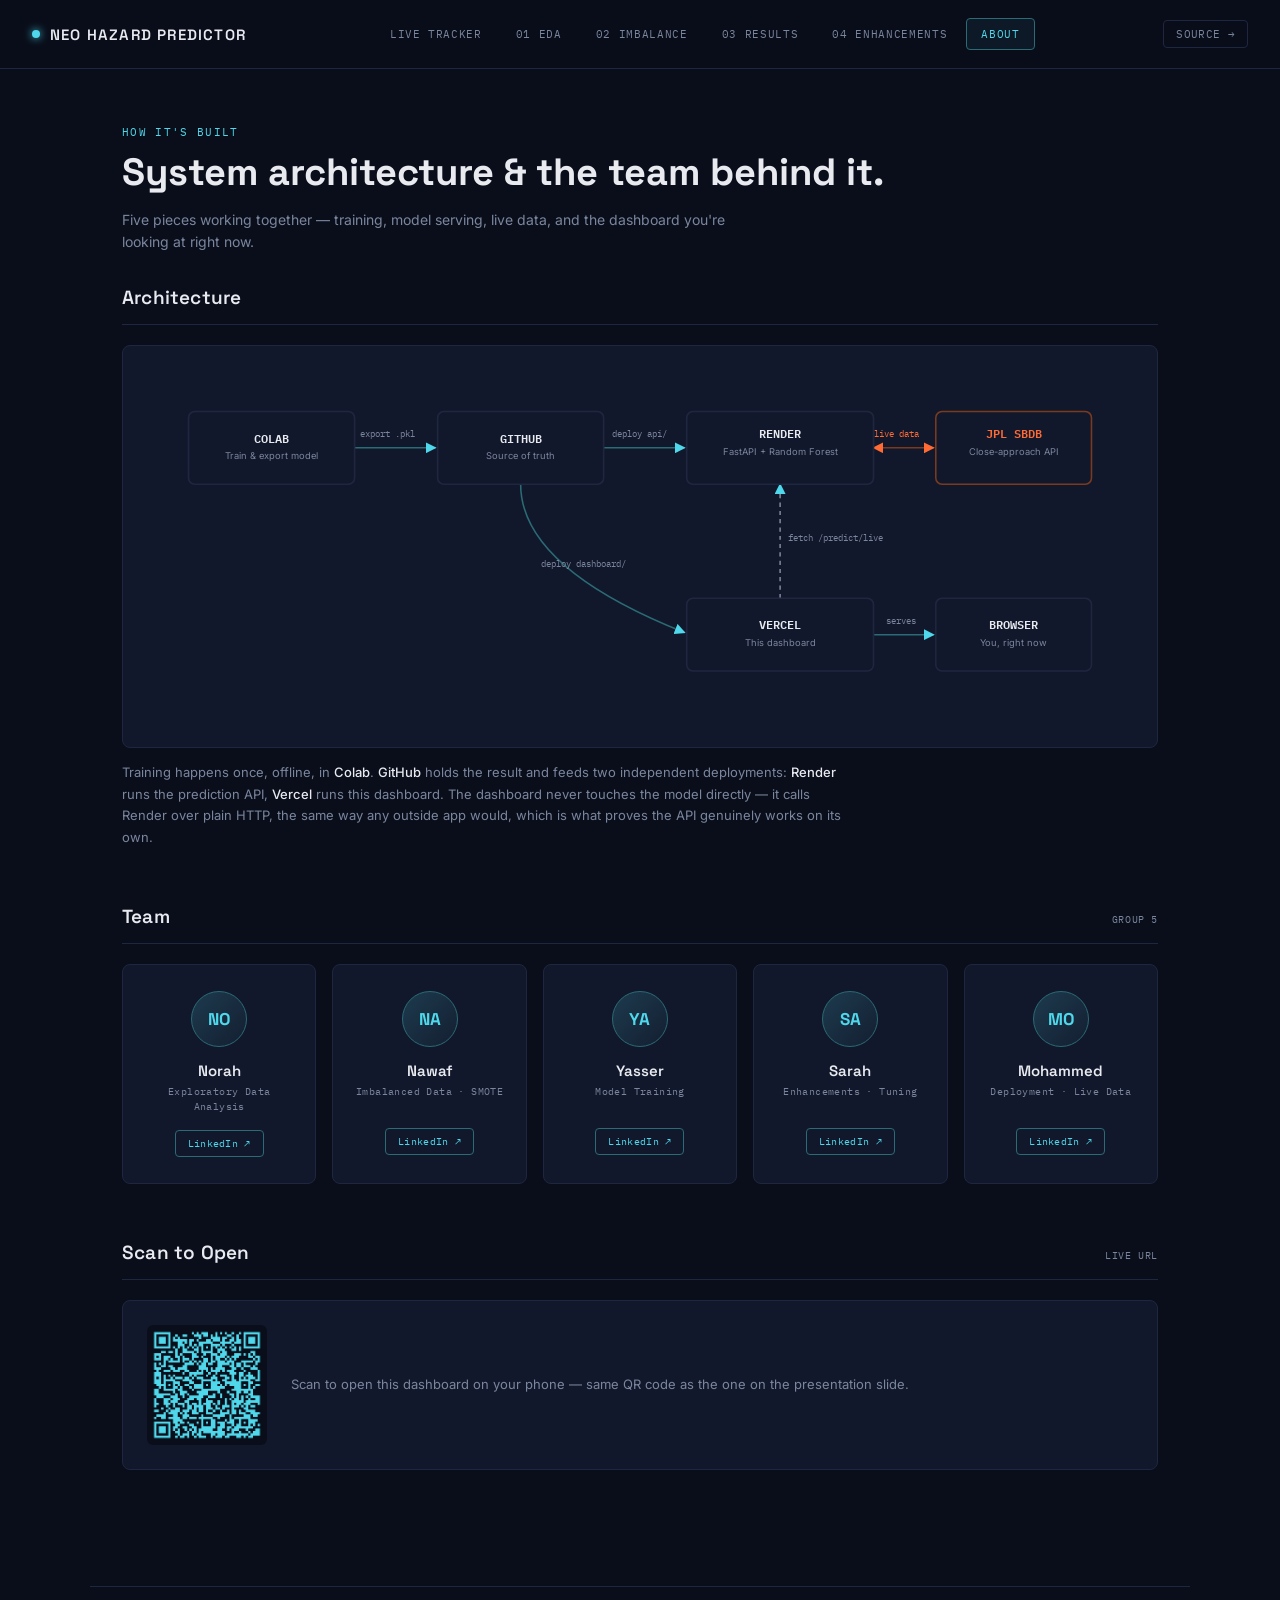
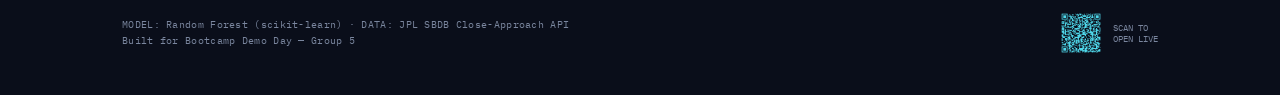
<file: dashboard/about.html>
<!DOCTYPE html>
<html lang="en">
<head>
<meta charset="UTF-8" />
<meta name="viewport" content="width=device-width, initial-scale=1.0" />
<title>About — NEO Hazard Predictor</title>
<meta name="description" content="System architecture and team behind the NEO Hazard Predictor." />

<link rel="preconnect" href="https://fonts.googleapis.com">
<link rel="preconnect" href="https://fonts.gstatic.com" crossorigin>
<link href="https://fonts.googleapis.com/css2?family=Space+Grotesk:wght@400;500;600;700&family=Inter:wght@400;500;600&family=IBM+Plex+Mono:wght@400;500;600&display=swap" rel="stylesheet">
<link rel="stylesheet" href="styles.css">
</head>
<body>

<header>
  <div class="wordmark">
    <span class="dot"></span>
    NEO HAZARD PREDICTOR
  </div>
  <nav class="tabs">
    <a href="index.html">LIVE TRACKER</a>
    <a href="eda.html">01 EDA</a>
    <a href="imbalance.html">02 IMBALANCE</a>
    <a href="results.html">03 RESULTS</a>
    <a href="enhancements.html">04 ENHANCEMENTS</a>
    <a href="about.html" class="active">ABOUT</a>
  </nav>
  <a class="repo-link" href="https://github.com/M-ALZUBAIDI/Machine-Learning-Competition_Group_5" target="_blank" rel="noopener">SOURCE →</a>
</header>

<div class="page-hero">
  <span class="eyebrow">HOW IT'S BUILT</span>
  <h1>System architecture &amp; the team behind it.</h1>
  <p class="page-sub">Five pieces working together — training, model serving, live data, and the dashboard you're looking at right now.</p>
</div>

<main>

  <section class="block">
    <div class="section-head">
      <h2>Architecture</h2>
    </div>
    <div class="panel" style="overflow-x:auto;">
      <svg viewBox="0 0 950 340" style="width:100%; min-width:680px; height:auto; display:block;" xmlns="http://www.w3.org/2000/svg">
        <defs>
          <marker id="arrow" viewBox="0 0 10 10" refX="9" refY="5" markerWidth="7" markerHeight="7" orient="auto-start-reverse">
            <path d="M0,0 L10,5 L0,10 z" fill="var(--cyan)" />
          </marker>
          <marker id="arrow-amber" viewBox="0 0 10 10" refX="9" refY="5" markerWidth="7" markerHeight="7" orient="auto-start-reverse">
            <path d="M0,0 L10,5 L0,10 z" fill="var(--amber)" />
          </marker>
        </defs>

        <!-- connections (drawn first, under boxes) -->
        <line x1="200" y1="75" x2="278" y2="75" stroke="var(--cyan-dim)" stroke-width="1.5" marker-end="url(#arrow)" />
        <text x="205" y="65" class="arch-label">export .pkl</text>

        <line x1="440" y1="75" x2="518" y2="75" stroke="var(--cyan-dim)" stroke-width="1.5" marker-end="url(#arrow)" />
        <text x="448" y="65" class="arch-label">deploy api/</text>

        <path d="M 360 110 Q 360 190 518 253" fill="none" stroke="var(--cyan-dim)" stroke-width="1.5" marker-end="url(#arrow)" />
        <text x="380" y="190" class="arch-label">deploy dashboard/</text>

        <line x1="700" y1="75" x2="758" y2="75" stroke="var(--amber-dim)" stroke-width="1.5" marker-end="url(#arrow-amber)" marker-start="url(#arrow-amber)" />
        <text x="700" y="65" class="arch-label amber">live data</text>

        <path d="M 610 220 Q 610 150 610 110" fill="none" stroke="var(--muted)" stroke-width="1.5" stroke-dasharray="4 4" marker-end="url(#arrow)" />
        <text x="618" y="165" class="arch-label">fetch /predict/live</text>

        <line x1="700" y1="255" x2="758" y2="255" stroke="var(--cyan-dim)" stroke-width="1.5" marker-end="url(#arrow)" />
        <text x="712" y="245" class="arch-label">serves</text>

        <!-- nodes -->
        <g>
          <rect x="40" y="40" width="160" height="70" rx="6" class="arch-box" />
          <text x="120" y="70" class="arch-title">COLAB</text>
          <text x="120" y="86" class="arch-sub">Train &amp; export model</text>
        </g>

        <g>
          <rect x="280" y="40" width="160" height="70" rx="6" class="arch-box" />
          <text x="360" y="70" class="arch-title">GITHUB</text>
          <text x="360" y="86" class="arch-sub">Source of truth</text>
        </g>

        <g>
          <rect x="520" y="40" width="180" height="70" rx="6" class="arch-box" />
          <text x="610" y="66" class="arch-title">RENDER</text>
          <text x="610" y="82" class="arch-sub">FastAPI + Random Forest</text>
        </g>

        <g>
          <rect x="760" y="40" width="150" height="70" rx="6" class="arch-box amber" />
          <text x="835" y="66" class="arch-title amber">JPL SBDB</text>
          <text x="835" y="82" class="arch-sub">Close-approach API</text>
        </g>

        <g>
          <rect x="520" y="220" width="180" height="70" rx="6" class="arch-box" />
          <text x="610" y="250" class="arch-title">VERCEL</text>
          <text x="610" y="266" class="arch-sub">This dashboard</text>
        </g>

        <g>
          <rect x="760" y="220" width="150" height="70" rx="6" class="arch-box" />
          <text x="835" y="250" class="arch-title">BROWSER</text>
          <text x="835" y="266" class="arch-sub">You, right now</text>
        </g>
      </svg>
    </div>
    <p class="note">Training happens once, offline, in <strong>Colab</strong>. <strong>GitHub</strong> holds the result and feeds two independent deployments: <strong>Render</strong> runs the prediction API, <strong>Vercel</strong> runs this dashboard. The dashboard never touches the model directly — it calls Render over plain HTTP, the same way any outside app would, which is what proves the API genuinely works on its own.</p>
  </section>

  <section class="block">
    <div class="section-head">
      <h2>Team</h2>
      <span class="tag">GROUP 5</span>
    </div>
    <div class="team-grid">
      <div class="team-card">
        <div class="team-avatar">NO</div>
        <div class="team-name">Norah</div>
        <div class="team-role">Exploratory Data Analysis</div>
        <a class="team-linkedin" href="https://www.linkedin.com/in/norah-alshowair-574b291b2" target="_blank" rel="noopener">LinkedIn ↗</a>
      </div>
      <div class="team-card">
        <div class="team-avatar">NA</div>
        <div class="team-name">Nawaf</div>
        <div class="team-role">Imbalanced Data · SMOTE</div>
        <a class="team-linkedin" href="https://www.linkedin.com/in/nawaf-aldhowihi-66843136a" target="_blank" rel="noopener">LinkedIn ↗</a>
      </div>
      <div class="team-card">
        <div class="team-avatar">YA</div>
        <div class="team-name">Yasser</div>
        <div class="team-role">Model Training</div>
        <a class="team-linkedin" href="https://www.linkedin.com/in/yasir-data" target="_blank" rel="noopener">LinkedIn ↗</a>
      </div>
      <div class="team-card">
        <div class="team-avatar">SA</div>
        <div class="team-name">Sarah</div>
        <div class="team-role">Enhancements · Tuning</div>
        <a class="team-linkedin" href="https://www.linkedin.com/in/sarah-hajaji" target="_blank" rel="noopener">LinkedIn ↗</a>
      </div>
      <div class="team-card">
        <div class="team-avatar">MO</div>
        <div class="team-name">Mohammed</div>
        <div class="team-role">Deployment · Live Data</div>
        <a class="team-linkedin" href="https://www.linkedin.com/in/m-a-alzubaidi/" target="_blank" rel="noopener">LinkedIn ↗</a>
      </div>
    </div>
  </section>

  <section class="block">
    <div class="section-head">
      <h2>Scan to Open</h2>
      <span class="tag">LIVE URL</span>
    </div>
    <div class="panel" style="display:flex; align-items:center; gap:24px; flex-wrap:wrap;">
      <img src="assets/qr-code.png" alt="QR code linking to the live dashboard" style="width:120px; height:120px; border-radius:6px;" />
      <div>
        <p class="note" style="margin-top:0;">Scan to open this dashboard on your phone — same QR code as the one on the presentation slide.</p>
      </div>
    </div>
  </section>

</main>

<footer>
  <p>MODEL: Random Forest (scikit-learn) · DATA: JPL SBDB Close-Approach API<br/>Built for Bootcamp Demo Day — Group 5</p>
  <div style="display:flex; align-items:center; gap:10px;">
    <img src="assets/qr-code.png" alt="QR code linking to the live dashboard" style="width:44px; height:44px; border-radius:4px;" />
    <span style="font-family:var(--font-mono); font-size:9px; color:var(--muted);">SCAN TO<br/>OPEN LIVE</span>
  </div>
</footer>

<style>
  .team-grid {
    display: grid;
    grid-template-columns: repeat(auto-fit, minmax(160px, 1fr));
    gap: 16px;
  }
  .team-card {
    background: var(--panel);
    border: 1px solid var(--panel-border);
    border-radius: 8px;
    padding: 26px 18px;
    text-align: center;
    transition: border-color 0.2s, transform 0.2s;
  }
  .team-card:hover { border-color: var(--cyan-dim); transform: translateY(-3px); }
  .team-avatar {
    width: 56px; height: 56px;
    border-radius: 50%;
    background: linear-gradient(135deg, rgba(79,216,235,0.18), rgba(79,216,235,0.03));
    border: 1px solid var(--cyan-dim);
    display: flex;
    align-items: center;
    justify-content: center;
    font-family: var(--font-display);
    font-weight: 700;
    font-size: 17px;
    color: var(--cyan);
    margin: 0 auto 14px;
  }
  .team-name {
    font-family: var(--font-display);
    font-weight: 600;
    font-size: 15px;
    color: var(--text);
    margin-bottom: 4px;
  }
  .team-role {
    font-family: var(--font-mono);
    font-size: 10px;
    color: var(--muted);
    letter-spacing: 0.04em;
    margin-bottom: 16px;
    line-height: 1.5;
    min-height: 28px;
  }
  .team-linkedin {
    display: inline-flex;
    align-items: center;
    gap: 4px;
    font-family: var(--font-mono);
    font-size: 10px;
    letter-spacing: 0.03em;
    text-decoration: none;
    color: var(--cyan);
    border: 1px solid var(--cyan-dim);
    padding: 6px 12px;
    border-radius: 4px;
    transition: background 0.2s;
  }
  .team-linkedin:hover { background: rgba(79,216,235,0.08); }
  .team-linkedin.tbd {
    color: var(--muted);
    border-color: var(--panel-border);
    cursor: default;
  }
  .team-linkedin.tbd:hover { background: none; }
  .arch-box {
    fill: var(--panel);
    stroke: var(--panel-border);
    stroke-width: 1.5;
  }
  .arch-box.amber { stroke: var(--amber-dim); }
  .arch-title {
    font-family: var(--font-mono);
    font-size: 12px;
    font-weight: 600;
    fill: var(--text);
    text-anchor: middle;
  }
  .arch-title.amber { fill: var(--amber); }
  .arch-sub {
    font-family: var(--font-body);
    font-size: 9px;
    fill: var(--muted);
    text-anchor: middle;
  }
  .arch-label {
    font-family: var(--font-mono);
    font-size: 9px;
    fill: var(--muted);
  }
  .arch-label.amber { fill: var(--amber); }
</style>

</body>
</html>
</file>
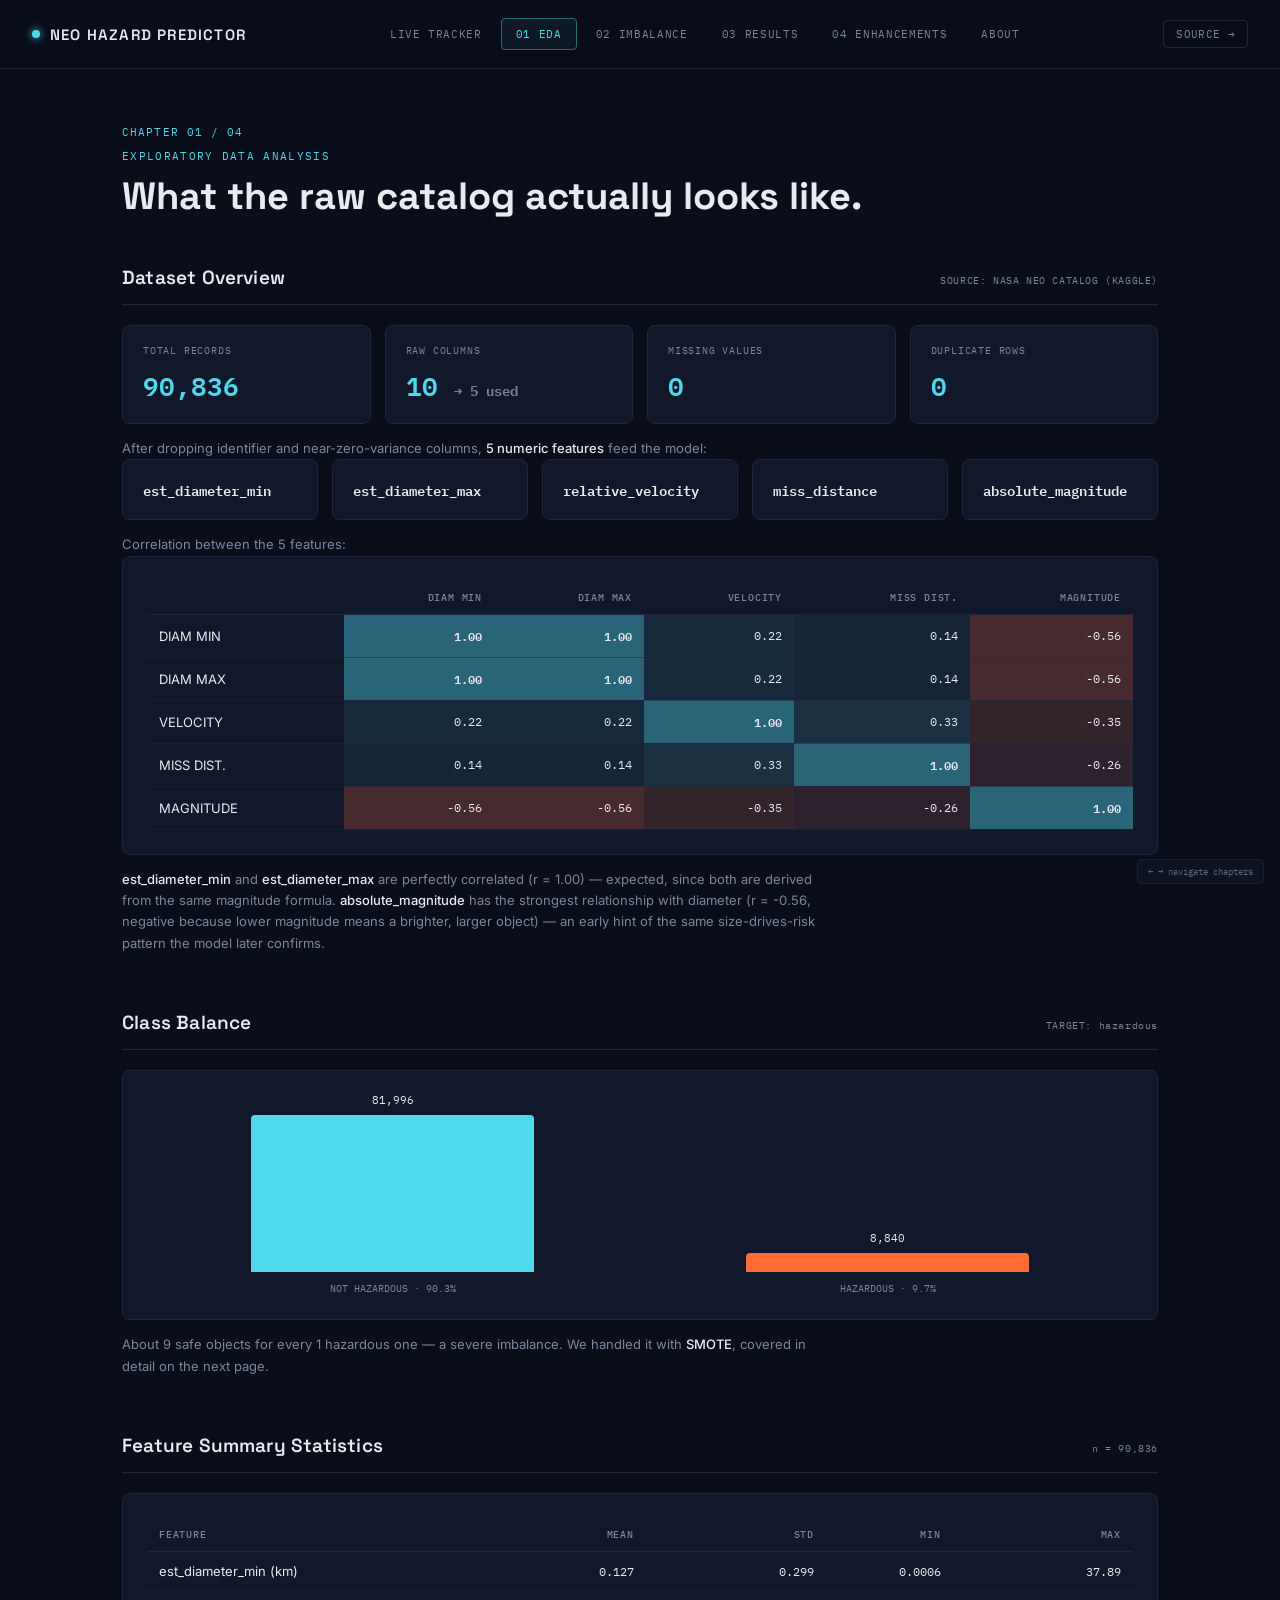
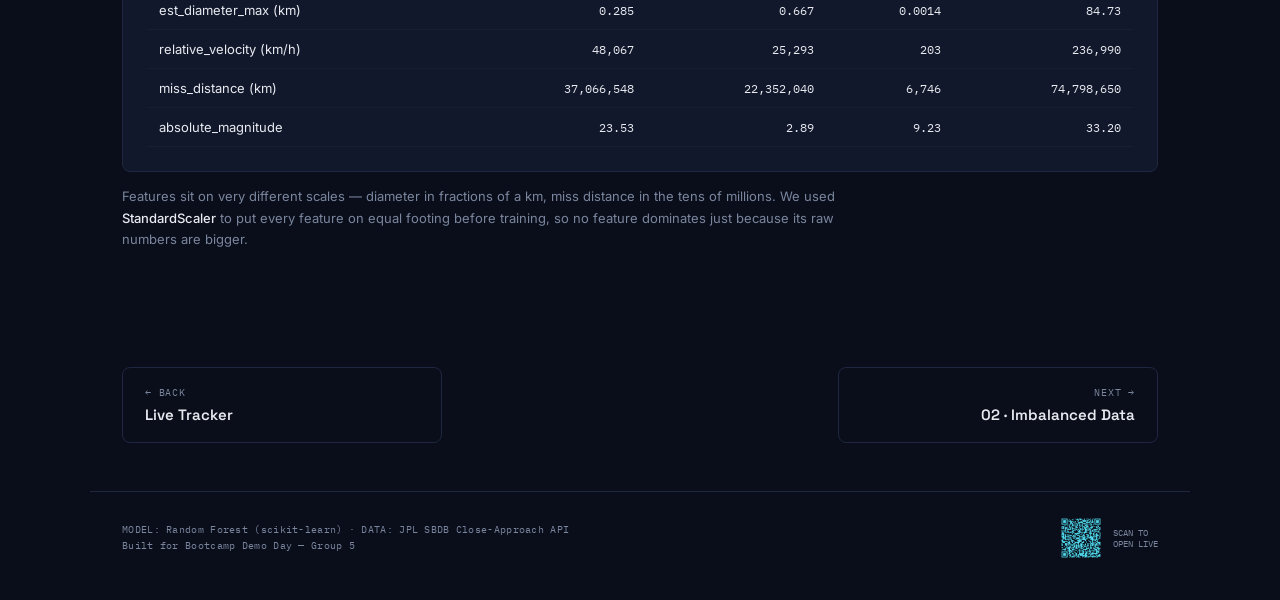
<file: dashboard/eda.html>
<!DOCTYPE html>
<html lang="en">
<head>
<meta charset="UTF-8" />
<meta name="viewport" content="width=device-width, initial-scale=1.0" />
<title>EDA — NEO Hazard Predictor</title>
<meta name="description" content="Exploratory data analysis of NASA's near-Earth object dataset." />

<link rel="preconnect" href="https://fonts.googleapis.com">
<link rel="preconnect" href="https://fonts.gstatic.com" crossorigin>
<link href="https://fonts.googleapis.com/css2?family=Space+Grotesk:wght@400;500;600;700&family=Inter:wght@400;500;600&family=IBM+Plex+Mono:wght@400;500;600&display=swap" rel="stylesheet">
<link rel="stylesheet" href="styles.css">
</head>
<body>

<header>
  <div class="wordmark">
    <span class="dot"></span>
    NEO HAZARD PREDICTOR
  </div>
  <nav class="tabs">
    <a href="index.html">LIVE TRACKER</a>
    <a href="eda.html" class="active">01 EDA</a>
    <a href="imbalance.html">02 IMBALANCE</a>
    <a href="results.html">03 RESULTS</a>
    <a href="enhancements.html">04 ENHANCEMENTS</a>
    <a href="about.html">ABOUT</a>
  </nav>
  <a class="repo-link" href="https://github.com/M-ALZUBAIDI/Machine-Learning-Competition_Group_5" target="_blank" rel="noopener">SOURCE →</a>
</header>

<div class="page-hero">
  <span class="chapter-badge">CHAPTER 01 / 04</span>
  <span class="eyebrow">EXPLORATORY DATA ANALYSIS</span>
  <h1>What the raw catalog actually looks like.</h1>
</div>

<main>

  <section class="block">
    <div class="section-head">
      <h2>Dataset Overview</h2>
      <span class="tag">SOURCE: NASA NEO CATALOG (KAGGLE)</span>
    </div>
    <div class="card-grid">
      <div class="metric-card">
        <span class="label">TOTAL RECORDS</span>
        <span class="value">90,836</span>
      </div>
      <div class="metric-card">
        <span class="label">RAW COLUMNS</span>
        <span class="value">10 <span style="font-size:14px; color:var(--muted);">→ 5 used</span></span>
      </div>
      <div class="metric-card">
        <span class="label">MISSING VALUES</span>
        <span class="value">0</span>
      </div>
      <div class="metric-card">
        <span class="label">DUPLICATE ROWS</span>
        <span class="value">0</span>
      </div>
    </div>
    <p class="note">After dropping identifier and near-zero-variance columns, <strong>5 numeric features</strong> feed the model:</p>
    <div class="card-grid">
      <div class="metric-card"><span class="value" style="font-size:14px; color:var(--text);">est_diameter_min</span></div>
      <div class="metric-card"><span class="value" style="font-size:14px; color:var(--text);">est_diameter_max</span></div>
      <div class="metric-card"><span class="value" style="font-size:14px; color:var(--text);">relative_velocity</span></div>
      <div class="metric-card"><span class="value" style="font-size:14px; color:var(--text);">miss_distance</span></div>
      <div class="metric-card"><span class="value" style="font-size:14px; color:var(--text);">absolute_magnitude</span></div>
    </div>

    <p class="note">Correlation between the 5 features:</p>
    <div class="panel" style="overflow-x:auto;">
      <table>
        <thead>
          <tr>
            <th></th>
            <th class="num">DIAM MIN</th><th class="num">DIAM MAX</th><th class="num">VELOCITY</th><th class="num">MISS DIST.</th><th class="num">MAGNITUDE</th>
          </tr>
        </thead>
        <tbody>
          <tr><td>DIAM MIN</td><td class="num" style="background:rgba(79,216,235,0.40); font-weight:600;">1.00</td><td class="num" style="background:rgba(79,216,235,0.40); font-weight:600;">1.00</td><td class="num" style="background:rgba(79,216,235,0.09);">0.22</td><td class="num" style="background:rgba(79,216,235,0.06);">0.14</td><td class="num" style="background:rgba(255,107,53,0.22);">-0.56</td></tr>
          <tr><td>DIAM MAX</td><td class="num" style="background:rgba(79,216,235,0.40); font-weight:600;">1.00</td><td class="num" style="background:rgba(79,216,235,0.40); font-weight:600;">1.00</td><td class="num" style="background:rgba(79,216,235,0.09);">0.22</td><td class="num" style="background:rgba(79,216,235,0.06);">0.14</td><td class="num" style="background:rgba(255,107,53,0.22);">-0.56</td></tr>
          <tr><td>VELOCITY</td><td class="num" style="background:rgba(79,216,235,0.09);">0.22</td><td class="num" style="background:rgba(79,216,235,0.09);">0.22</td><td class="num" style="background:rgba(79,216,235,0.40); font-weight:600;">1.00</td><td class="num" style="background:rgba(79,216,235,0.13);">0.33</td><td class="num" style="background:rgba(255,107,53,0.14);">-0.35</td></tr>
          <tr><td>MISS DIST.</td><td class="num" style="background:rgba(79,216,235,0.06);">0.14</td><td class="num" style="background:rgba(79,216,235,0.06);">0.14</td><td class="num" style="background:rgba(79,216,235,0.13);">0.33</td><td class="num" style="background:rgba(79,216,235,0.40); font-weight:600;">1.00</td><td class="num" style="background:rgba(255,107,53,0.11);">-0.26</td></tr>
          <tr><td>MAGNITUDE</td><td class="num" style="background:rgba(255,107,53,0.22);">-0.56</td><td class="num" style="background:rgba(255,107,53,0.22);">-0.56</td><td class="num" style="background:rgba(255,107,53,0.14);">-0.35</td><td class="num" style="background:rgba(255,107,53,0.11);">-0.26</td><td class="num" style="background:rgba(79,216,235,0.40); font-weight:600;">1.00</td></tr>
        </tbody>
      </table>
    </div>
    <p class="note"><strong>est_diameter_min</strong> and <strong>est_diameter_max</strong> are perfectly correlated (r = 1.00) — expected, since both are derived from the same magnitude formula. <strong>absolute_magnitude</strong> has the strongest relationship with diameter (r = -0.56, negative because lower magnitude means a brighter, larger object) — an early hint of the same size-drives-risk pattern the model later confirms.</p>
  </section>

  <section class="block">
    <div class="section-head">
      <h2>Class Balance</h2>
      <span class="tag">TARGET: hazardous</span>
    </div>
    <div class="panel">
      <div class="chart-bars">
        <div class="chart-bar-col">
          <div class="chart-bar" id="bar-safe" style="height:0%; background: var(--cyan);">
            <span class="bar-label-top">81,996</span>
          </div>
          <span class="cat-label">NOT HAZARDOUS · 90.3%</span>
        </div>
        <div class="chart-bar-col">
          <div class="chart-bar amber" id="bar-hazard" style="height:0%;">
            <span class="bar-label-top">8,840</span>
          </div>
          <span class="cat-label">HAZARDOUS · 9.7%</span>
        </div>
      </div>
    </div>
    <p class="note">About 9 safe objects for every 1 hazardous one — a severe imbalance. We handled it with <strong>SMOTE</strong>, covered in detail on the next page.</p>
  </section>

  <section class="block">
    <div class="section-head">
      <h2>Feature Summary Statistics</h2>
      <span class="tag">n = 90,836</span>
    </div>
    <div class="panel" style="overflow-x:auto;">
      <table>
        <thead>
          <tr>
            <th>FEATURE</th>
            <th class="num">MEAN</th>
            <th class="num">STD</th>
            <th class="num">MIN</th>
            <th class="num">MAX</th>
          </tr>
        </thead>
        <tbody>
          <tr>
            <td>est_diameter_min (km)</td>
            <td class="num">0.127</td>
            <td class="num">0.299</td>
            <td class="num">0.0006</td>
            <td class="num">37.89</td>
          </tr>
          <tr>
            <td>est_diameter_max (km)</td>
            <td class="num">0.285</td>
            <td class="num">0.667</td>
            <td class="num">0.0014</td>
            <td class="num">84.73</td>
          </tr>
          <tr>
            <td>relative_velocity (km/h)</td>
            <td class="num">48,067</td>
            <td class="num">25,293</td>
            <td class="num">203</td>
            <td class="num">236,990</td>
          </tr>
          <tr>
            <td>miss_distance (km)</td>
            <td class="num">37,066,548</td>
            <td class="num">22,352,040</td>
            <td class="num">6,746</td>
            <td class="num">74,798,650</td>
          </tr>
          <tr>
            <td>absolute_magnitude</td>
            <td class="num">23.53</td>
            <td class="num">2.89</td>
            <td class="num">9.23</td>
            <td class="num">33.20</td>
          </tr>
        </tbody>
      </table>
    </div>
    <p class="note">Features sit on very different scales — diameter in fractions of a km, miss distance in the tens of millions. We used <strong>StandardScaler</strong> to put every feature on equal footing before training, so no feature dominates just because its raw numbers are bigger.</p>
  </section>

</main>

<div class="chapter-nav">
  <a class="chapter-link prev" href="index.html">
    <span class="dir">← BACK</span>
    <span class="chapter-title">Live Tracker</span>
  </a>
  <a class="chapter-link next" href="imbalance.html">
    <span class="dir">NEXT →</span>
    <span class="chapter-title">02 · Imbalanced Data</span>
  </a>
</div>

<footer>
  <p>MODEL: Random Forest (scikit-learn) · DATA: JPL SBDB Close-Approach API<br/>Built for Bootcamp Demo Day — Group 5</p>
  <div style="display:flex; align-items:center; gap:10px;">
    <img src="assets/qr-code.png" alt="QR code linking to the live dashboard" style="width:44px; height:44px; border-radius:4px;" />
    <span style="font-family:var(--font-mono); font-size:9px; color:var(--muted);">SCAN TO<br/>OPEN LIVE</span>
  </div>
</footer>

<div class="shortcuts-hint">← → navigate chapters</div>

<script>
  // Animate class-balance bars in on load
  window.addEventListener('DOMContentLoaded', () => {
    requestAnimationFrame(() => {
      document.getElementById('bar-safe').style.height = '100%';
      document.getElementById('bar-hazard').style.height = '11%';
    });
  });

  document.addEventListener('keydown', (e) => {
    if (e.key === 'ArrowLeft') {
      const el = document.querySelector('.chapter-link.prev');
      if (el) window.location.href = el.href;
    } else if (e.key === 'ArrowRight') {
      const el = document.querySelector('.chapter-link.next');
      if (el) window.location.href = el.href;
    }
  });
</script>

</body>
</html>
</file>
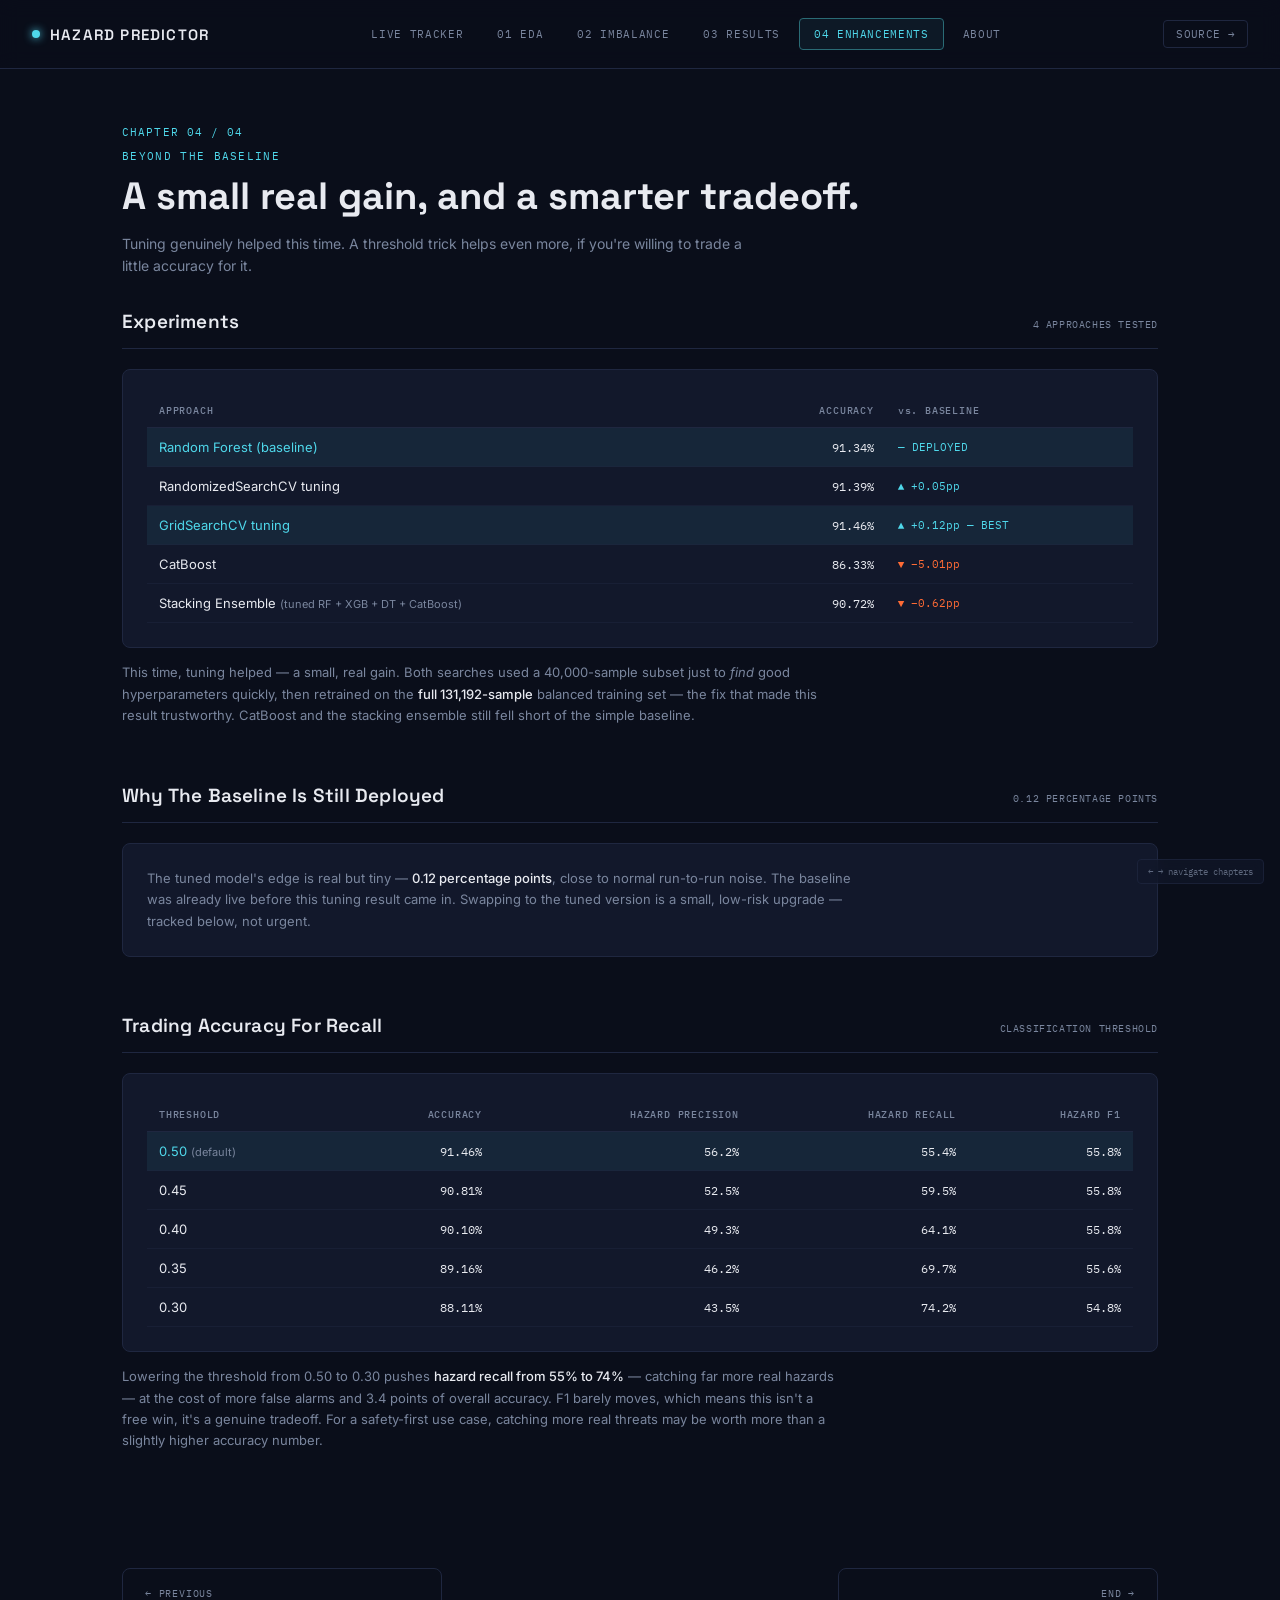
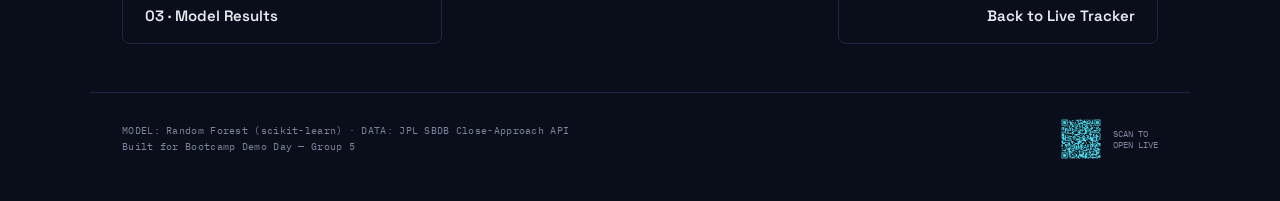
<file: dashboard/enhancements.html>
<!DOCTYPE html>
<html lang="en">
<head>
<meta charset="UTF-8" />
<meta name="viewport" content="width=device-width, initial-scale=1.0" />
<title>Enhancements — NEO Hazard Predictor</title>
<meta name="description" content="Hyperparameter tuning, ensembles, and threshold tuning explored beyond the baseline model." />

<link rel="preconnect" href="https://fonts.googleapis.com">
<link rel="preconnect" href="https://fonts.gstatic.com" crossorigin>
<link href="https://fonts.googleapis.com/css2?family=Space+Grotesk:wght@400;500;600;700&family=Inter:wght@400;500;600&family=IBM+Plex+Mono:wght@400;500;600&display=swap" rel="stylesheet">
<link rel="stylesheet" href="styles.css">
</head>
<body>

<header>
  <div class="wordmark">
    <span class="dot"></span>
    HAZARD PREDICTOR
  </div>
  <nav class="tabs">
    <a href="index.html">LIVE TRACKER</a>
    <a href="eda.html">01 EDA</a>
    <a href="imbalance.html">02 IMBALANCE</a>
    <a href="results.html">03 RESULTS</a>
    <a href="enhancements.html" class="active">04 ENHANCEMENTS</a>
    <a href="about.html">ABOUT</a>
  </nav>
  <a class="repo-link" href="https://github.com/M-ALZUBAIDI/Machine-Learning-Competition_Group_5" target="_blank" rel="noopener">SOURCE →</a>
</header>

<div class="page-hero">
  <span class="chapter-badge">CHAPTER 04 / 04</span>
  <span class="eyebrow">BEYOND THE BASELINE</span>
  <h1>A small real gain, and a smarter tradeoff.</h1>
  <p class="page-sub">Tuning genuinely helped this time. A threshold trick helps even more, if you're willing to trade a little accuracy for it.</p>
</div>

<main>

  <section class="block">
    <div class="section-head">
      <h2>Experiments</h2>
      <span class="tag">4 APPROACHES TESTED</span>
    </div>
    <div class="panel" style="overflow-x:auto;">
      <table>
        <thead>
          <tr>
            <th>APPROACH</th>
            <th class="num">ACCURACY</th>
            <th>vs. BASELINE</th>
          </tr>
        </thead>
        <tbody>
          <tr class="highlight">
            <td>Random Forest (baseline)</td>
            <td class="num">91.34%</td>
            <td style="font-family:var(--font-mono); font-size:11px; color:var(--cyan);">— DEPLOYED</td>
          </tr>
          <tr>
            <td>RandomizedSearchCV tuning</td>
            <td class="num">91.39%</td>
            <td style="font-family:var(--font-mono); font-size:11px; color:var(--cyan);">▲ +0.05pp</td>
          </tr>
          <tr class="highlight">
            <td>GridSearchCV tuning</td>
            <td class="num">91.46%</td>
            <td style="font-family:var(--font-mono); font-size:11px; color:var(--cyan);">▲ +0.12pp — BEST</td>
          </tr>
          <tr>
            <td>CatBoost</td>
            <td class="num">86.33%</td>
            <td style="font-family:var(--font-mono); font-size:11px; color:var(--amber);">▼ −5.01pp</td>
          </tr>
          <tr>
            <td>Stacking Ensemble <span style="color:var(--muted); font-size:11px;">(tuned RF + XGB + DT + CatBoost)</span></td>
            <td class="num">90.72%</td>
            <td style="font-family:var(--font-mono); font-size:11px; color:var(--amber);">▼ −0.62pp</td>
          </tr>
        </tbody>
      </table>
    </div>
    <p class="note">This time, tuning helped — a small, real gain. Both searches used a 40,000-sample subset just to <em>find</em> good hyperparameters quickly, then retrained on the <strong>full 131,192-sample</strong> balanced training set — the fix that made this result trustworthy. CatBoost and the stacking ensemble still fell short of the simple baseline.</p>
  </section>

  <section class="block">
    <div class="section-head">
      <h2>Why The Baseline Is Still Deployed</h2>
      <span class="tag">0.12 PERCENTAGE POINTS</span>
    </div>
    <div class="panel">
      <p class="note" style="margin-top:0;">The tuned model's edge is real but tiny — <strong>0.12 percentage points</strong>, close to normal run-to-run noise. The baseline was already live before this tuning result came in. Swapping to the tuned version is a small, low-risk upgrade — tracked below, not urgent.</p>
    </div>
  </section>

  <section class="block">
    <div class="section-head">
      <h2>Trading Accuracy For Recall</h2>
      <span class="tag">CLASSIFICATION THRESHOLD</span>
    </div>
    <div class="panel" style="overflow-x:auto;">
      <table>
        <thead>
          <tr>
            <th>THRESHOLD</th>
            <th class="num">ACCURACY</th>
            <th class="num">HAZARD PRECISION</th>
            <th class="num">HAZARD RECALL</th>
            <th class="num">HAZARD F1</th>
          </tr>
        </thead>
        <tbody>
          <tr class="highlight">
            <td>0.50 <span style="color:var(--muted); font-size:11px;">(default)</span></td>
            <td class="num">91.46%</td>
            <td class="num">56.2%</td>
            <td class="num">55.4%</td>
            <td class="num">55.8%</td>
          </tr>
          <tr>
            <td>0.45</td>
            <td class="num">90.81%</td>
            <td class="num">52.5%</td>
            <td class="num">59.5%</td>
            <td class="num">55.8%</td>
          </tr>
          <tr>
            <td>0.40</td>
            <td class="num">90.10%</td>
            <td class="num">49.3%</td>
            <td class="num">64.1%</td>
            <td class="num">55.8%</td>
          </tr>
          <tr>
            <td>0.35</td>
            <td class="num">89.16%</td>
            <td class="num">46.2%</td>
            <td class="num">69.7%</td>
            <td class="num">55.6%</td>
          </tr>
          <tr>
            <td>0.30</td>
            <td class="num">88.11%</td>
            <td class="num">43.5%</td>
            <td class="num">74.2%</td>
            <td class="num">54.8%</td>
          </tr>
        </tbody>
      </table>
    </div>
    <p class="note">Lowering the threshold from 0.50 to 0.30 pushes <strong>hazard recall from 55% to 74%</strong> — catching far more real hazards — at the cost of more false alarms and 3.4 points of overall accuracy. F1 barely moves, which means this isn't a free win, it's a genuine tradeoff. For a safety-first use case, catching more real threats may be worth more than a slightly higher accuracy number.</p>
  </section>

</main>

<div class="chapter-nav">
  <a class="chapter-link prev" href="results.html">
    <span class="dir">← PREVIOUS</span>
    <span class="chapter-title">03 · Model Results</span>
  </a>
  <a class="chapter-link next" href="index.html">
    <span class="dir">END →</span>
    <span class="chapter-title">Back to Live Tracker</span>
  </a>
</div>

<footer>
  <p>MODEL: Random Forest (scikit-learn) · DATA: JPL SBDB Close-Approach API<br/>Built for Bootcamp Demo Day — Group 5</p>
  <div style="display:flex; align-items:center; gap:10px;">
    <img src="assets/qr-code.png" alt="QR code linking to the live dashboard" style="width:44px; height:44px; border-radius:4px;" />
    <span style="font-family:var(--font-mono); font-size:9px; color:var(--muted);">SCAN TO<br/>OPEN LIVE</span>
  </div>
</footer>

<div class="shortcuts-hint">← → navigate chapters</div>

<script>
  document.addEventListener('keydown', (e) => {
    if (e.key === 'ArrowLeft') {
      const el = document.querySelector('.chapter-link.prev');
      if (el) window.location.href = el.href;
    } else if (e.key === 'ArrowRight') {
      const el = document.querySelector('.chapter-link.next');
      if (el) window.location.href = el.href;
    }
  });
</script>

</body>
</html>
</file>
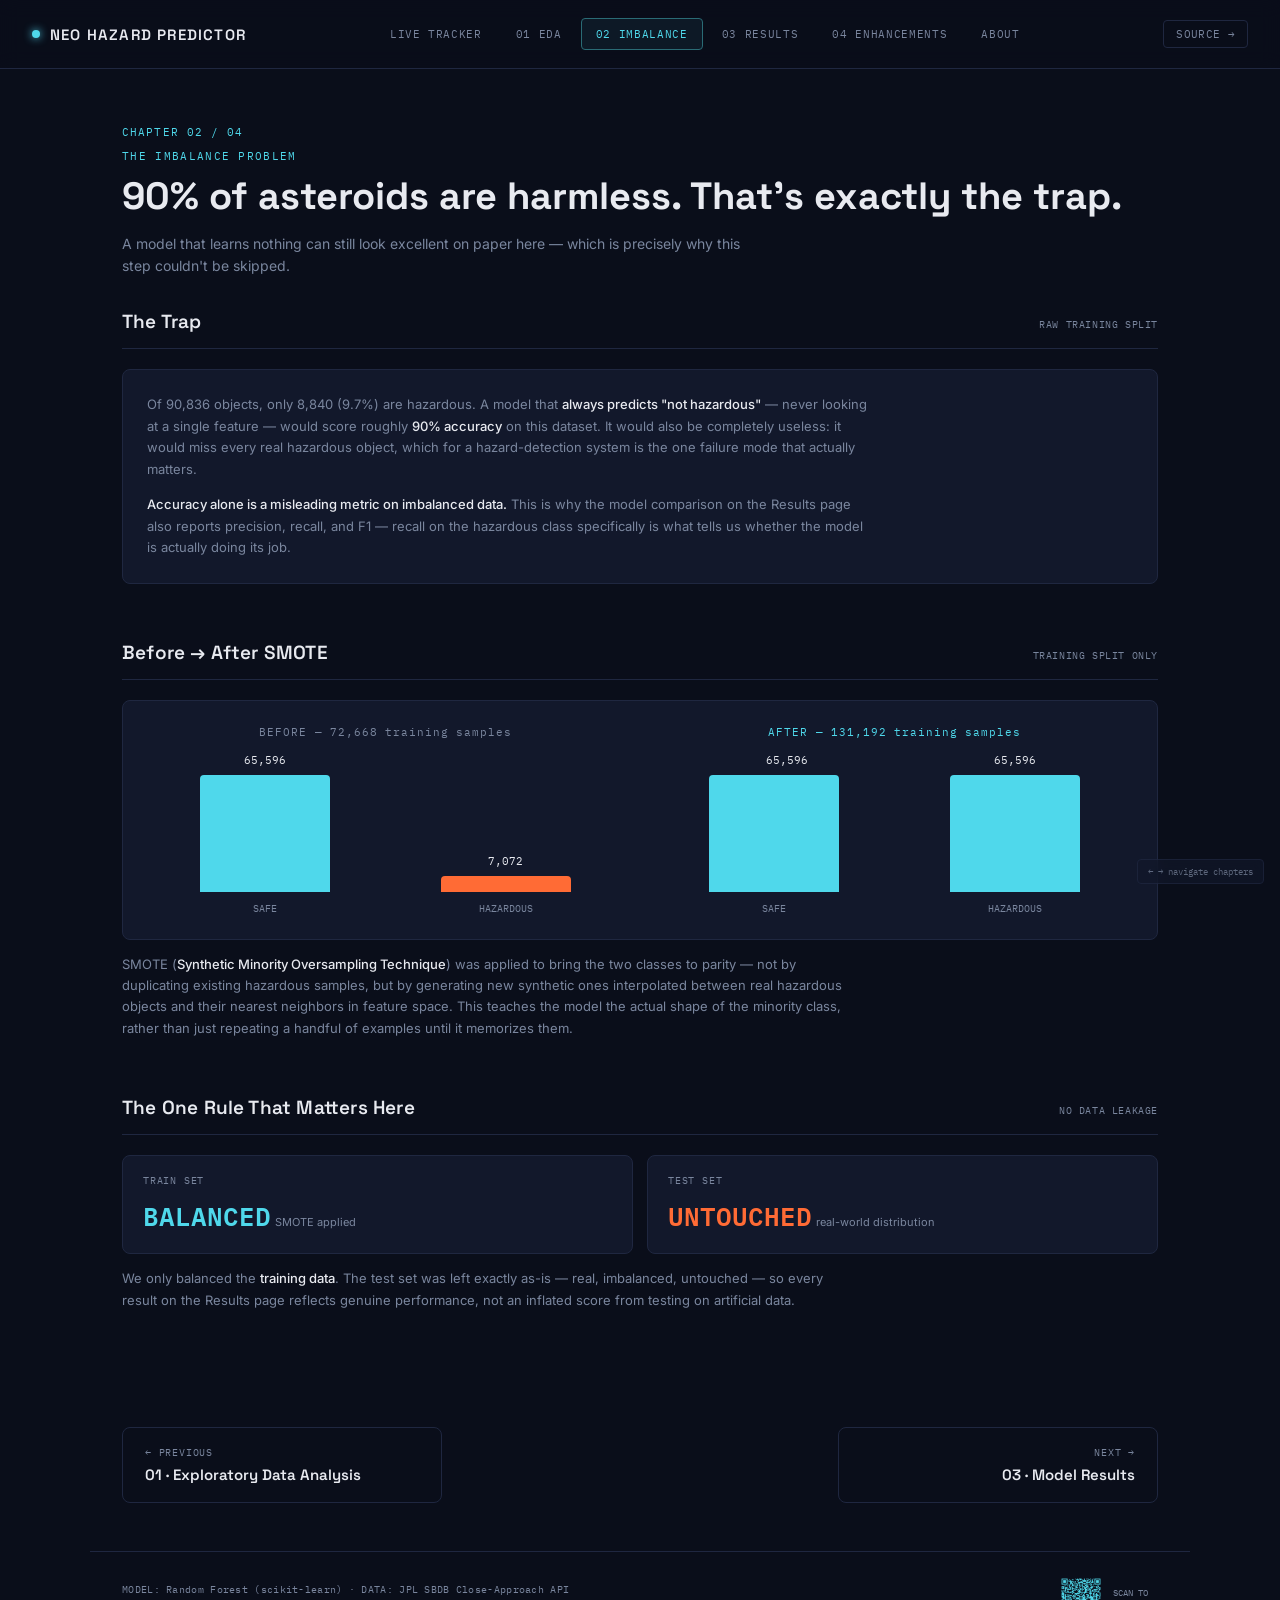
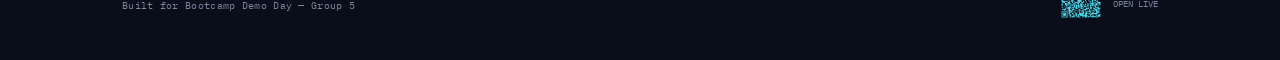
<file: dashboard/imbalance.html>
<!DOCTYPE html>
<html lang="en">
<head>
<meta charset="UTF-8" />
<meta name="viewport" content="width=device-width, initial-scale=1.0" />
<title>Imbalanced Data — NEO Hazard Predictor</title>
<meta name="description" content="How severe class imbalance in the NEO dataset was identified and addressed with SMOTE." />

<link rel="preconnect" href="https://fonts.googleapis.com">
<link rel="preconnect" href="https://fonts.gstatic.com" crossorigin>
<link href="https://fonts.googleapis.com/css2?family=Space+Grotesk:wght@400;500;600;700&family=Inter:wght@400;500;600&family=IBM+Plex+Mono:wght@400;500;600&display=swap" rel="stylesheet">
<link rel="stylesheet" href="styles.css">
</head>
<body>

<header>
  <div class="wordmark">
    <span class="dot"></span>
    NEO HAZARD PREDICTOR
  </div>
  <nav class="tabs">
    <a href="index.html">LIVE TRACKER</a>
    <a href="eda.html">01 EDA</a>
    <a href="imbalance.html" class="active">02 IMBALANCE</a>
    <a href="results.html">03 RESULTS</a>
    <a href="enhancements.html">04 ENHANCEMENTS</a>
    <a href="about.html">ABOUT</a>
  </nav>
  <a class="repo-link" href="https://github.com/M-ALZUBAIDI/Machine-Learning-Competition_Group_5" target="_blank" rel="noopener">SOURCE →</a>
</header>

<div class="page-hero">
  <span class="chapter-badge">CHAPTER 02 / 04</span>
  <span class="eyebrow">THE IMBALANCE PROBLEM</span>
  <h1>90% of asteroids are harmless. That's exactly the trap.</h1>
  <p class="page-sub">A model that learns nothing can still look excellent on paper here — which is precisely why this step couldn't be skipped.</p>
</div>

<main>

  <section class="block">
    <div class="section-head">
      <h2>The Trap</h2>
      <span class="tag">RAW TRAINING SPLIT</span>
    </div>
    <div class="panel">
      <p class="note" style="margin-top:0;">Of 90,836 objects, only 8,840 (9.7%) are hazardous. A model that <strong>always predicts "not hazardous"</strong> — never looking at a single feature — would score roughly <strong>90% accuracy</strong> on this dataset. It would also be completely useless: it would miss every real hazardous object, which for a hazard-detection system is the one failure mode that actually matters.</p>
      <p class="note"><strong>Accuracy alone is a misleading metric on imbalanced data.</strong> This is why the model comparison on the Results page also reports precision, recall, and F1 — recall on the hazardous class specifically is what tells us whether the model is actually doing its job.</p>
    </div>
  </section>

  <section class="block">
    <div class="section-head">
      <h2>Before → After SMOTE</h2>
      <span class="tag">TRAINING SPLIT ONLY</span>
    </div>
    <div class="panel">
      <div style="display:grid; grid-template-columns: 1fr 1fr; gap: 32px;" id="before-after-grid">
        <div style="text-align:center;">
          <p style="font-family:var(--font-mono); font-size:11px; color:var(--muted); letter-spacing:0.08em; margin-bottom:16px;">BEFORE — 72,668 training samples</p>
          <div class="chart-bars" style="height:160px; justify-content:center;">
            <div class="chart-bar-col">
              <div class="chart-bar" id="ba-safe-before" style="height:0%;"><span class="bar-label-top">65,596</span></div>
              <span class="cat-label">SAFE</span>
            </div>
            <div class="chart-bar-col">
              <div class="chart-bar amber" id="ba-hazard-before" style="height:0%;"><span class="bar-label-top">7,072</span></div>
              <span class="cat-label">HAZARDOUS</span>
            </div>
          </div>
        </div>
        <div style="text-align:center;">
          <p style="font-family:var(--font-mono); font-size:11px; color:var(--cyan); letter-spacing:0.08em; margin-bottom:16px;">AFTER — 131,192 training samples</p>
          <div class="chart-bars" style="height:160px; justify-content:center;">
            <div class="chart-bar-col">
              <div class="chart-bar" id="ba-safe-after" style="height:0%;"><span class="bar-label-top" style="left:60%;">65,596</span></div>
              <span class="cat-label">SAFE</span>
            </div>
            <div class="chart-bar-col">
              <div class="chart-bar" id="ba-hazard-after" style="height:0%; background:var(--cyan);"><span class="bar-label-top">65,596</span></div>
              <span class="cat-label">HAZARDOUS</span>
            </div>
          </div>
        </div>
      </div>
    </div>
    <p class="note">SMOTE (<strong>Synthetic Minority Oversampling Technique</strong>) was applied to bring the two classes to parity — not by duplicating existing hazardous samples, but by generating new synthetic ones interpolated between real hazardous objects and their nearest neighbors in feature space. This teaches the model the actual shape of the minority class, rather than just repeating a handful of examples until it memorizes them.</p>
  </section>

  <section class="block">
    <div class="section-head">
      <h2>The One Rule That Matters Here</h2>
      <span class="tag">NO DATA LEAKAGE</span>
    </div>
    <div class="card-grid">
      <div class="metric-card">
        <span class="label">TRAIN SET</span>
        <span class="value cyan">BALANCED</span>
        <span class="sub">SMOTE applied</span>
      </div>
      <div class="metric-card">
        <span class="label">TEST SET</span>
        <span class="value amber">UNTOUCHED</span>
        <span class="sub">real-world distribution</span>
      </div>
    </div>
    <p class="note">We only balanced the <strong>training data</strong>. The test set was left exactly as-is — real, imbalanced, untouched — so every result on the Results page reflects genuine performance, not an inflated score from testing on artificial data.</p>
  </section>

</main>

<div class="chapter-nav">
  <a class="chapter-link prev" href="eda.html">
    <span class="dir">← PREVIOUS</span>
    <span class="chapter-title">01 · Exploratory Data Analysis</span>
  </a>
  <a class="chapter-link next" href="results.html">
    <span class="dir">NEXT →</span>
    <span class="chapter-title">03 · Model Results</span>
  </a>
</div>

<footer>
  <p>MODEL: Random Forest (scikit-learn) · DATA: JPL SBDB Close-Approach API<br/>Built for Bootcamp Demo Day — Group 5</p>
  <div style="display:flex; align-items:center; gap:10px;">
    <img src="assets/qr-code.png" alt="QR code linking to the live dashboard" style="width:44px; height:44px; border-radius:4px;" />
    <span style="font-family:var(--font-mono); font-size:9px; color:var(--muted);">SCAN TO<br/>OPEN LIVE</span>
  </div>
</footer>

<div class="shortcuts-hint">← → navigate chapters</div>

<script>
  window.addEventListener('DOMContentLoaded', () => {
    requestAnimationFrame(() => {
      document.getElementById('ba-safe-before').style.height = '100%';
      document.getElementById('ba-hazard-before').style.height = '10.8%';
      document.getElementById('ba-safe-after').style.height = '100%';
      document.getElementById('ba-hazard-after').style.height = '100%';
    });
  });

  document.addEventListener('keydown', (e) => {
    if (e.key === 'ArrowLeft') {
      const el = document.querySelector('.chapter-link.prev');
      if (el) window.location.href = el.href;
    } else if (e.key === 'ArrowRight') {
      const el = document.querySelector('.chapter-link.next');
      if (el) window.location.href = el.href;
    }
  });
</script>

</body>
</html>
</file>
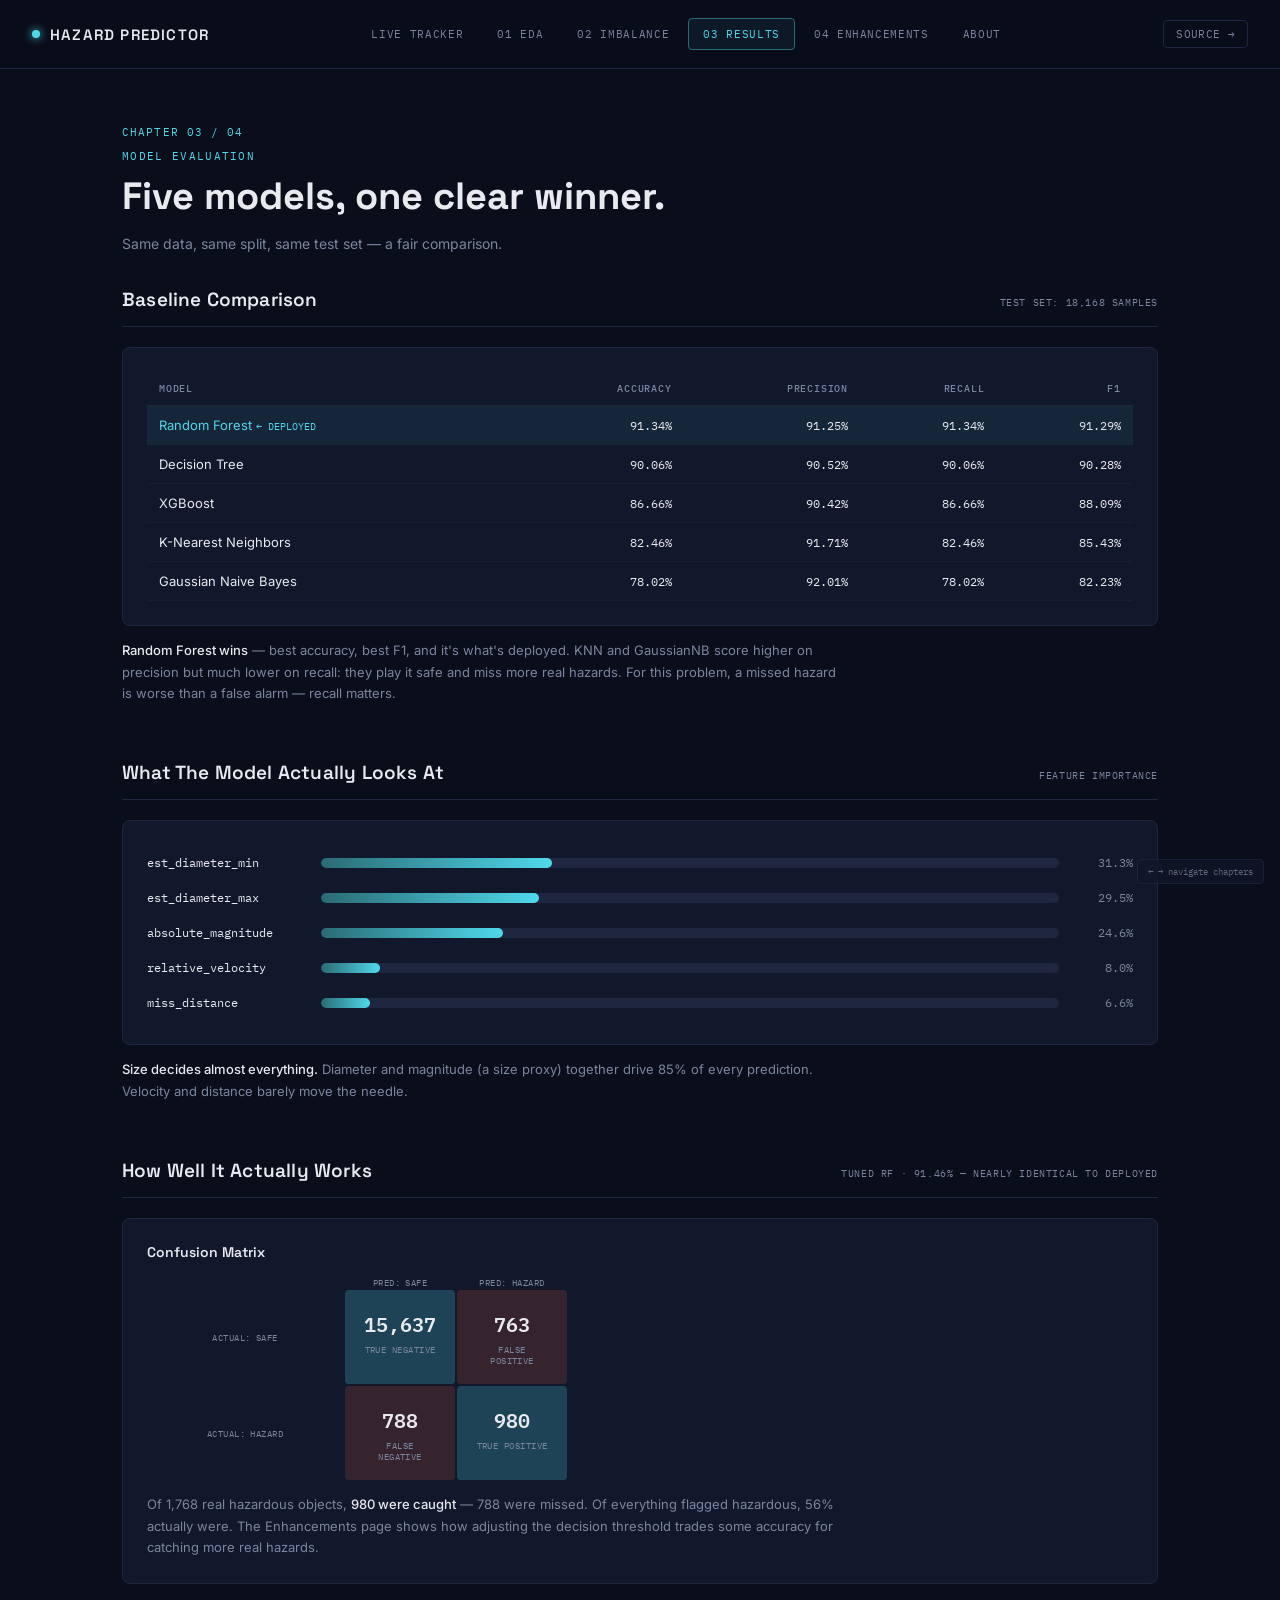
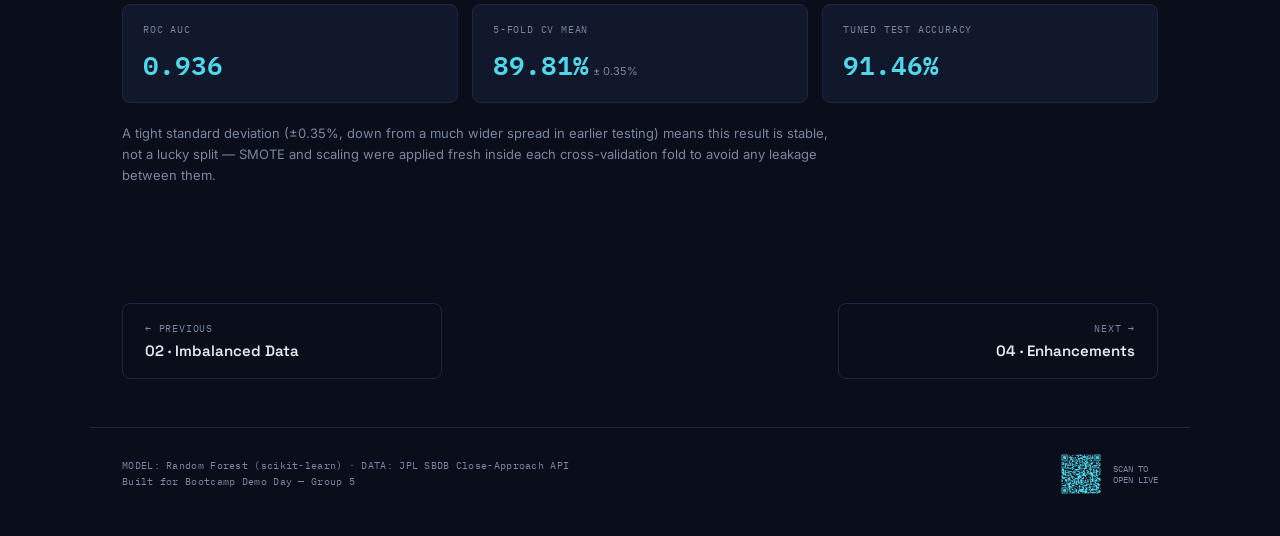
<file: dashboard/results.html>
<!DOCTYPE html>
<html lang="en">
<head>
<meta charset="UTF-8" />
<meta name="viewport" content="width=device-width, initial-scale=1.0" />
<title>Model Results — NEO Hazard Predictor</title>
<meta name="description" content="Model comparison, evaluation metrics, and feature importance for the NEO hazard classifier." />

<link rel="preconnect" href="https://fonts.googleapis.com">
<link rel="preconnect" href="https://fonts.gstatic.com" crossorigin>
<link href="https://fonts.googleapis.com/css2?family=Space+Grotesk:wght@400;500;600;700&family=Inter:wght@400;500;600&family=IBM+Plex+Mono:wght@400;500;600&display=swap" rel="stylesheet">
<link rel="stylesheet" href="styles.css">
</head>
<body>

<header>
  <div class="wordmark">
    <span class="dot"></span>
    HAZARD PREDICTOR
  </div>
  <nav class="tabs">
    <a href="index.html">LIVE TRACKER</a>
    <a href="eda.html">01 EDA</a>
    <a href="imbalance.html">02 IMBALANCE</a>
    <a href="results.html" class="active">03 RESULTS</a>
    <a href="enhancements.html">04 ENHANCEMENTS</a>
    <a href="about.html">ABOUT</a>
  </nav>
  <a class="repo-link" href="https://github.com/M-ALZUBAIDI/Machine-Learning-Competition_Group_5" target="_blank" rel="noopener">SOURCE →</a>
</header>

<div class="page-hero">
  <span class="chapter-badge">CHAPTER 03 / 04</span>
  <span class="eyebrow">MODEL EVALUATION</span>
  <h1>Five models, one clear winner.</h1>
  <p class="page-sub">Same data, same split, same test set — a fair comparison.</p>
</div>

<main>

  <section class="block">
    <div class="section-head">
      <h2>Baseline Comparison</h2>
      <span class="tag">TEST SET: 18,168 SAMPLES</span>
    </div>
    <div class="panel" style="overflow-x:auto;">
      <table>
        <thead>
          <tr>
            <th>MODEL</th>
            <th class="num">ACCURACY</th>
            <th class="num">PRECISION</th>
            <th class="num">RECALL</th>
            <th class="num">F1</th>
          </tr>
        </thead>
        <tbody>
          <tr class="highlight">
            <td>Random Forest <span style="color:var(--cyan); font-family:var(--font-mono); font-size:10px;">← DEPLOYED</span></td>
            <td class="num">91.34%</td>
            <td class="num">91.25%</td>
            <td class="num">91.34%</td>
            <td class="num">91.29%</td>
          </tr>
          <tr>
            <td>Decision Tree</td>
            <td class="num">90.06%</td>
            <td class="num">90.52%</td>
            <td class="num">90.06%</td>
            <td class="num">90.28%</td>
          </tr>
          <tr>
            <td>XGBoost</td>
            <td class="num">86.66%</td>
            <td class="num">90.42%</td>
            <td class="num">86.66%</td>
            <td class="num">88.09%</td>
          </tr>
          <tr>
            <td>K-Nearest Neighbors</td>
            <td class="num">82.46%</td>
            <td class="num">91.71%</td>
            <td class="num">82.46%</td>
            <td class="num">85.43%</td>
          </tr>
          <tr>
            <td>Gaussian Naive Bayes</td>
            <td class="num">78.02%</td>
            <td class="num">92.01%</td>
            <td class="num">78.02%</td>
            <td class="num">82.23%</td>
          </tr>
        </tbody>
      </table>
    </div>
    <p class="note"><strong>Random Forest wins</strong> — best accuracy, best F1, and it's what's deployed. KNN and GaussianNB score higher on precision but much lower on recall: they play it safe and miss more real hazards. For this problem, a missed hazard is worse than a false alarm — recall matters.</p>
  </section>

  <section class="block">
    <div class="section-head">
      <h2>What The Model Actually Looks At</h2>
      <span class="tag">FEATURE IMPORTANCE</span>
    </div>
    <div class="panel">
      <div class="feat-row">
        <span class="feat-name">est_diameter_min</span>
        <div class="feat-track"><div class="feat-fill" data-w="31.3"></div></div>
        <span class="feat-val">31.3%</span>
      </div>
      <div class="feat-row">
        <span class="feat-name">est_diameter_max</span>
        <div class="feat-track"><div class="feat-fill" data-w="29.5"></div></div>
        <span class="feat-val">29.5%</span>
      </div>
      <div class="feat-row">
        <span class="feat-name">absolute_magnitude</span>
        <div class="feat-track"><div class="feat-fill" data-w="24.6"></div></div>
        <span class="feat-val">24.6%</span>
      </div>
      <div class="feat-row">
        <span class="feat-name">relative_velocity</span>
        <div class="feat-track"><div class="feat-fill" data-w="8.0"></div></div>
        <span class="feat-val">8.0%</span>
      </div>
      <div class="feat-row">
        <span class="feat-name">miss_distance</span>
        <div class="feat-track"><div class="feat-fill" data-w="6.6"></div></div>
        <span class="feat-val">6.6%</span>
      </div>
    </div>
    <p class="note"><strong>Size decides almost everything.</strong> Diameter and magnitude (a size proxy) together drive 85% of every prediction. Velocity and distance barely move the needle.</p>
  </section>

  <section class="block">
    <div class="section-head">
      <h2>How Well It Actually Works</h2>
      <span class="tag">TUNED RF · 91.46% — NEARLY IDENTICAL TO DEPLOYED</span>
    </div>

    <div class="panel" style="margin-bottom: 20px;">
      <h3 style="font-family:var(--font-display); font-size:14px; margin-bottom:16px; font-weight:600;">Confusion Matrix</h3>
      <div class="confusion-grid">
        <div class="cm-axis"></div>
        <div class="cm-axis">PRED: SAFE</div>
        <div class="cm-axis">PRED: HAZARD</div>

        <div class="cm-axis">ACTUAL: SAFE</div>
        <div class="cm-cell value strong"><span class="n">15,637</span><span class="lbl">TRUE NEGATIVE</span></div>
        <div class="cm-cell value wrong"><span class="n">763</span><span class="lbl">FALSE POSITIVE</span></div>

        <div class="cm-axis">ACTUAL: HAZARD</div>
        <div class="cm-cell value wrong"><span class="n">788</span><span class="lbl">FALSE NEGATIVE</span></div>
        <div class="cm-cell value strong"><span class="n">980</span><span class="lbl">TRUE POSITIVE</span></div>
      </div>
      <p class="note">Of 1,768 real hazardous objects, <strong>980 were caught</strong> — 788 were missed. Of everything flagged hazardous, 56% actually were. The Enhancements page shows how adjusting the decision threshold trades some accuracy for catching more real hazards.</p>
    </div>

    <div class="card-grid" style="margin-bottom: 20px;">
      <div class="metric-card">
        <span class="label">ROC AUC</span>
        <span class="value">0.936</span>
      </div>
      <div class="metric-card">
        <span class="label">5-FOLD CV MEAN</span>
        <span class="value">89.81%</span>
        <span class="sub">± 0.35%</span>
      </div>
      <div class="metric-card">
        <span class="label">TUNED TEST ACCURACY</span>
        <span class="value">91.46%</span>
      </div>
    </div>
    <p class="note">A tight standard deviation (±0.35%, down from a much wider spread in earlier testing) means this result is stable, not a lucky split — SMOTE and scaling were applied fresh inside each cross-validation fold to avoid any leakage between them.</p>
  </section>

</main>

<div class="chapter-nav">
  <a class="chapter-link prev" href="imbalance.html">
    <span class="dir">← PREVIOUS</span>
    <span class="chapter-title">02 · Imbalanced Data</span>
  </a>
  <a class="chapter-link next" href="enhancements.html">
    <span class="dir">NEXT →</span>
    <span class="chapter-title">04 · Enhancements</span>
  </a>
</div>

<footer>
  <p>MODEL: Random Forest (scikit-learn) · DATA: JPL SBDB Close-Approach API<br/>Built for Bootcamp Demo Day — Group 5</p>
  <div style="display:flex; align-items:center; gap:10px;">
    <img src="assets/qr-code.png" alt="QR code linking to the live dashboard" style="width:44px; height:44px; border-radius:4px;" />
    <span style="font-family:var(--font-mono); font-size:9px; color:var(--muted);">SCAN TO<br/>OPEN LIVE</span>
  </div>
</footer>

<div class="shortcuts-hint">← → navigate chapters</div>

<script>
  window.addEventListener('DOMContentLoaded', () => {
    requestAnimationFrame(() => {
      document.querySelectorAll('.feat-fill').forEach(el => {
        el.style.width = el.dataset.w + '%';
      });
    });
  });

  document.addEventListener('keydown', (e) => {
    if (e.key === 'ArrowLeft') {
      const el = document.querySelector('.chapter-link.prev');
      if (el) window.location.href = el.href;
    } else if (e.key === 'ArrowRight') {
      const el = document.querySelector('.chapter-link.next');
      if (el) window.location.href = el.href;
    }
  });
</script>

</body>
</html>
</file>
<file: dashboard/styles.css>
/* ============================================================
   NEO Hazard Predictor — shared design system
   Used by: index.html, eda.html, results.html, enhancements.html
   ============================================================ */

:root {
  --bg: #0A0E1A;
  --panel: #12182B;
  --panel-border: #1F2740;
  --cyan: #4FD8EB;
  --cyan-dim: #2A6B75;
  --amber: #FF6B35;
  --amber-dim: #7A3A1F;
  --text: #E8EAF0;
  --muted: #7A869E;
  --font-display: 'Space Grotesk', sans-serif;
  --font-body: 'Inter', sans-serif;
  --font-mono: 'IBM Plex Mono', monospace;
}

* { margin: 0; padding: 0; box-sizing: border-box; }
html { scroll-behavior: smooth; }

body {
  background: var(--bg);
  color: var(--text);
  font-family: var(--font-body);
  overflow-x: hidden;
}

/* ---------- Header / Nav ---------- */
header {
  position: sticky;
  top: 0; left: 0; right: 0;
  z-index: 100;
  display: flex;
  justify-content: space-between;
  align-items: center;
  padding: 18px 32px;
  background: rgba(10,14,26,0.85);
  backdrop-filter: blur(10px);
  border-bottom: 1px solid var(--panel-border);
}

.wordmark {
  font-family: var(--font-display);
  font-weight: 600;
  font-size: 15px;
  letter-spacing: 0.08em;
  display: flex;
  align-items: center;
  gap: 10px;
  white-space: nowrap;
}

.wordmark .dot {
  width: 8px; height: 8px;
  border-radius: 50%;
  background: var(--cyan);
  box-shadow: 0 0 8px var(--cyan);
  animation: pulse 2s ease-in-out infinite;
  flex-shrink: 0;
}
.wordmark .dot.error { background: var(--amber); box-shadow: 0 0 8px var(--amber); }

@keyframes pulse {
  0%, 100% { opacity: 1; }
  50% { opacity: 0.35; }
}

nav.tabs {
  display: flex;
  gap: 4px;
  font-family: var(--font-mono);
  font-size: 11px;
  letter-spacing: 0.06em;
}

nav.tabs a {
  color: var(--muted);
  text-decoration: none;
  padding: 8px 14px;
  border-radius: 4px;
  border: 1px solid transparent;
  transition: color 0.2s, border-color 0.2s, background 0.2s;
}
nav.tabs a:hover { color: var(--text); }
nav.tabs a.active {
  color: var(--cyan);
  border-color: var(--cyan-dim);
  background: rgba(79,216,235,0.06);
}

.repo-link {
  font-family: var(--font-mono);
  font-size: 11px;
  color: var(--muted);
  text-decoration: none;
  border: 1px solid var(--panel-border);
  padding: 6px 12px;
  border-radius: 4px;
  letter-spacing: 0.03em;
  transition: border-color 0.2s, color 0.2s;
  white-space: nowrap;
}
.repo-link:hover { color: var(--cyan); border-color: var(--cyan-dim); }

.mobile-nav-toggle { display: none; }

@media (max-width: 860px) {
  header { flex-wrap: wrap; gap: 12px; }
  nav.tabs { order: 3; width: 100%; overflow-x: auto; padding-bottom: 4px; }
  .repo-link { display: none; }
}

/* ---------- Page shell (used by content pages, not home) ---------- */
.page-hero {
  padding: 56px 32px 32px;
  max-width: 1100px;
  margin: 0 auto;
}

.eyebrow {
  font-family: var(--font-mono);
  font-size: 11px;
  color: var(--cyan);
  letter-spacing: 0.12em;
  margin-bottom: 12px;
  display: block;
}

h1 {
  font-family: var(--font-display);
  font-size: clamp(26px, 3.4vw, 38px);
  font-weight: 700;
  line-height: 1.15;
  margin-bottom: 14px;
}

.page-sub {
  font-size: 14px;
  color: var(--muted);
  line-height: 1.6;
  max-width: 640px;
}

main {
  max-width: 1100px;
  margin: 0 auto;
  padding: 0 32px 60px;
}

section.block {
  margin-bottom: 56px;
}

.section-head {
  display: flex;
  justify-content: space-between;
  align-items: baseline;
  margin-bottom: 20px;
  border-bottom: 1px solid var(--panel-border);
  padding-bottom: 14px;
  flex-wrap: wrap;
  gap: 8px;
}

.section-head h2 {
  font-family: var(--font-display);
  font-size: 19px;
  font-weight: 600;
  letter-spacing: 0.01em;
}

.section-head .tag {
  font-family: var(--font-mono);
  font-size: 10px;
  color: var(--muted);
  letter-spacing: 0.06em;
}

.note {
  font-size: 13px;
  color: var(--muted);
  line-height: 1.65;
  margin-top: 14px;
  max-width: 720px;
}
.note strong { color: var(--text); font-weight: 500; }

/* ---------- Panels / cards ---------- */
.panel {
  background: var(--panel);
  border: 1px solid var(--panel-border);
  border-radius: 8px;
  padding: 24px;
}

.card-grid {
  display: grid;
  grid-template-columns: repeat(auto-fit, minmax(180px, 1fr));
  gap: 14px;
}

.metric-card {
  background: var(--panel);
  border: 1px solid var(--panel-border);
  border-radius: 8px;
  padding: 18px 20px;
}
.metric-card .label {
  font-family: var(--font-mono);
  font-size: 10px;
  color: var(--muted);
  letter-spacing: 0.08em;
  display: block;
  margin-bottom: 8px;
}
.metric-card .value {
  font-family: var(--font-mono);
  font-size: 26px;
  font-weight: 600;
  color: var(--cyan);
}
.metric-card .value.amber { color: var(--amber); }
.metric-card .sub { font-size: 11px; color: var(--muted); margin-top: 4px; }

/* ---------- Tables (shared across pages) ---------- */
table { width: 100%; border-collapse: collapse; }

thead th {
  text-align: left;
  font-family: var(--font-mono);
  font-size: 10px;
  color: var(--muted);
  letter-spacing: 0.08em;
  font-weight: 500;
  padding: 10px 12px;
  border-bottom: 1px solid var(--panel-border);
}
thead th.num { text-align: right; }

tbody tr {
  transition: background 0.15s;
  border-bottom: 1px solid rgba(31,39,64,0.5);
}
tbody tr:hover { background: rgba(79,216,235,0.04); }
tbody tr.highlight { background: rgba(79,216,235,0.07); }
tbody tr.highlight td:first-child { color: var(--cyan); }

tbody td { padding: 11px 12px; font-size: 13px; }
tbody td.num {
  text-align: right;
  font-family: var(--font-mono);
  font-size: 12px;
  color: var(--text);
}

.bar-wrap { display: flex; align-items: center; gap: 8px; justify-content: flex-end; }
.bar-track {
  width: 90px; height: 5px;
  background: var(--panel-border);
  border-radius: 3px;
  overflow: hidden;
}
.bar-fill { height: 100%; border-radius: 3px; background: var(--cyan); }
.bar-fill.amber { background: var(--amber); }

/* ---------- Simple bar chart (CSS-only, for class balance etc.) ---------- */
.chart-bars {
  display: flex;
  align-items: flex-end;
  gap: 24px;
  height: 200px;
  padding: 20px 10px 0;
}
.chart-bar-col { display: flex; flex-direction: column; align-items: center; flex: 1; height: 100%; justify-content: flex-end; }
.chart-bar {
  width: 60%;
  border-radius: 4px 4px 0 0;
  background: var(--cyan);
  transition: height 1s cubic-bezier(0.22, 1, 0.36, 1);
  position: relative;
}
.chart-bar.amber { background: var(--amber); }
.chart-bar .bar-label-top {
  position: absolute;
  top: -22px; left: 50%;
  transform: translateX(-50%);
  font-family: var(--font-mono);
  font-size: 11px;
  white-space: nowrap;
}
.chart-bar-col .cat-label {
  margin-top: 10px;
  font-family: var(--font-mono);
  font-size: 10px;
  color: var(--muted);
  text-align: center;
}

/* ---------- Confusion matrix ---------- */
.confusion-grid {
  display: grid;
  grid-template-columns: auto repeat(2, 110px);
  gap: 2px;
  max-width: 420px;
}
.cm-cell {
  padding: 18px;
  text-align: center;
  font-family: var(--font-mono);
  border-radius: 4px;
}
.cm-cell.value { background: rgba(79,216,235,0.08); }
.cm-cell.value.strong { background: rgba(79,216,235,0.22); }
.cm-cell.value.wrong { background: rgba(255,107,53,0.15); }
.cm-cell .n { font-size: 20px; font-weight: 600; display: block; }
.cm-cell .lbl { font-size: 9px; color: var(--muted); letter-spacing: 0.05em; margin-top: 4px; display: block; }
.cm-axis { font-family: var(--font-mono); font-size: 9px; color: var(--muted); display: flex; align-items: center; justify-content: center; letter-spacing: 0.05em; }

/* ---------- Feature importance bars ---------- */
.feat-row { display: grid; grid-template-columns: 160px 1fr 60px; align-items: center; gap: 14px; padding: 10px 0; }
.feat-row .feat-name { font-family: var(--font-mono); font-size: 12px; }
.feat-row .feat-track { height: 10px; background: var(--panel-border); border-radius: 5px; overflow: hidden; }
.feat-row .feat-fill { height: 100%; background: linear-gradient(90deg, var(--cyan-dim), var(--cyan)); border-radius: 5px; width: 0; transition: width 1.2s cubic-bezier(0.22, 1, 0.36, 1); }
.feat-row .feat-val { font-family: var(--font-mono); font-size: 12px; text-align: right; color: var(--muted); }

/* ---------- Pipeline / roadmap list ---------- */
.pipeline-list { display: flex; flex-direction: column; gap: 0; }
.pipeline-item {
  display: flex;
  gap: 16px;
  padding: 16px 0;
  border-bottom: 1px solid rgba(31,39,64,0.6);
}
.pipeline-item:last-child { border-bottom: none; }
.pipeline-status {
  font-family: var(--font-mono);
  font-size: 9px;
  letter-spacing: 0.06em;
  padding: 3px 8px;
  border-radius: 3px;
  height: fit-content;
  white-space: nowrap;
}
.pipeline-status.done { color: var(--cyan); border: 1px solid var(--cyan-dim); background: rgba(79,216,235,0.06); }
.pipeline-status.todo { color: var(--amber); border: 1px solid var(--amber-dim); background: rgba(255,107,53,0.06); }
.pipeline-body .title { font-size: 13px; margin-bottom: 3px; }
.pipeline-body .desc { font-size: 12px; color: var(--muted); line-height: 1.5; }

/* ---------- Footer ---------- */
footer {
  max-width: 1100px;
  margin: 0 auto;
  padding: 24px 32px 40px;
  border-top: 1px solid var(--panel-border);
  display: flex;
  justify-content: space-between;
  align-items: center;
  flex-wrap: wrap;
  gap: 12px;
}
footer p {
  font-family: var(--font-mono);
  font-size: 10px;
  color: var(--muted);
  letter-spacing: 0.03em;
  line-height: 1.6;
}

@media (prefers-reduced-motion: reduce) {
  * { animation: none !important; transition: none !important; }
}

:focus-visible { outline: 2px solid var(--cyan); outline-offset: 2px; }

@media (max-width: 720px) {
  .confusion-grid { grid-template-columns: auto repeat(2, 88px); }
  .feat-row { grid-template-columns: 110px 1fr 46px; gap: 8px; }
}

/* ---------- Chapter navigation (storytelling flow) ---------- */
.chapter-nav {
  max-width: 1100px;
  margin: 0 auto;
  padding: 0 32px 48px;
  display: flex;
  justify-content: space-between;
  gap: 16px;
}

.chapter-link {
  flex: 1;
  display: flex;
  flex-direction: column;
  gap: 6px;
  padding: 18px 22px;
  border: 1px solid var(--panel-border);
  border-radius: 8px;
  text-decoration: none;
  transition: border-color 0.2s, background 0.2s;
  max-width: 320px;
}
.chapter-link:hover { border-color: var(--cyan-dim); background: rgba(79,216,235,0.04); }
.chapter-link.next { text-align: right; margin-left: auto; align-items: flex-end; }

.chapter-link .dir {
  font-family: var(--font-mono);
  font-size: 10px;
  color: var(--muted);
  letter-spacing: 0.08em;
}
.chapter-link .chapter-title {
  font-family: var(--font-display);
  font-size: 15px;
  font-weight: 600;
  color: var(--text);
}

.chapter-badge {
  font-family: var(--font-mono);
  font-size: 11px;
  color: var(--cyan);
  letter-spacing: 0.1em;
  margin-bottom: 10px;
  display: block;
}

@media (max-width: 640px) {
  .chapter-nav { flex-direction: column; }
  .chapter-link.next { align-items: flex-start; text-align: left; margin-left: 0; }
}

.shortcuts-hint {
  position: fixed;
  bottom: 16px;
  right: 16px;
  font-family: var(--font-mono);
  font-size: 9px;
  color: var(--muted);
  background: rgba(18,24,43,0.85);
  backdrop-filter: blur(6px);
  border: 1px solid var(--panel-border);
  padding: 6px 10px;
  border-radius: 4px;
  z-index: 50;
  opacity: 0.75;
}
@media (max-width: 640px) { .shortcuts-hint { display: none; } }

/* ---------- Global Approach Map ---------- */
#map-container {
  width: 100%;
  height: 480px;
  border-radius: 8px;
  overflow: hidden;
  border: 1px solid var(--panel-border);
  background: var(--panel);
}

/* Restyle Leaflet's default light UI to match the dark theme */
.leaflet-container {
  background: #0A0E1A !important;
  font-family: var(--font-mono) !important;
}
.leaflet-control-zoom a {
  background: var(--panel) !important;
  color: var(--text) !important;
  border-color: var(--panel-border) !important;
}
.leaflet-control-zoom a:hover { background: rgba(79,216,235,0.1) !important; }
.leaflet-control-attribution {
  background: rgba(18,24,43,0.7) !important;
  color: var(--muted) !important;
  font-size: 9px !important;
}
.leaflet-control-attribution a { color: var(--cyan) !important; }
.leaflet-popup-content-wrapper {
  background: var(--panel) !important;
  color: var(--text) !important;
  border: 1px solid var(--panel-border);
  border-radius: 6px !important;
}
.leaflet-popup-tip { background: var(--panel) !important; }
.leaflet-popup-content {
  font-family: var(--font-mono) !important;
  font-size: 11px !important;
  line-height: 1.6 !important;
  margin: 10px 12px !important;
}
.map-marker-active {
  filter: drop-shadow(0 0 6px currentColor);
}
</file>
